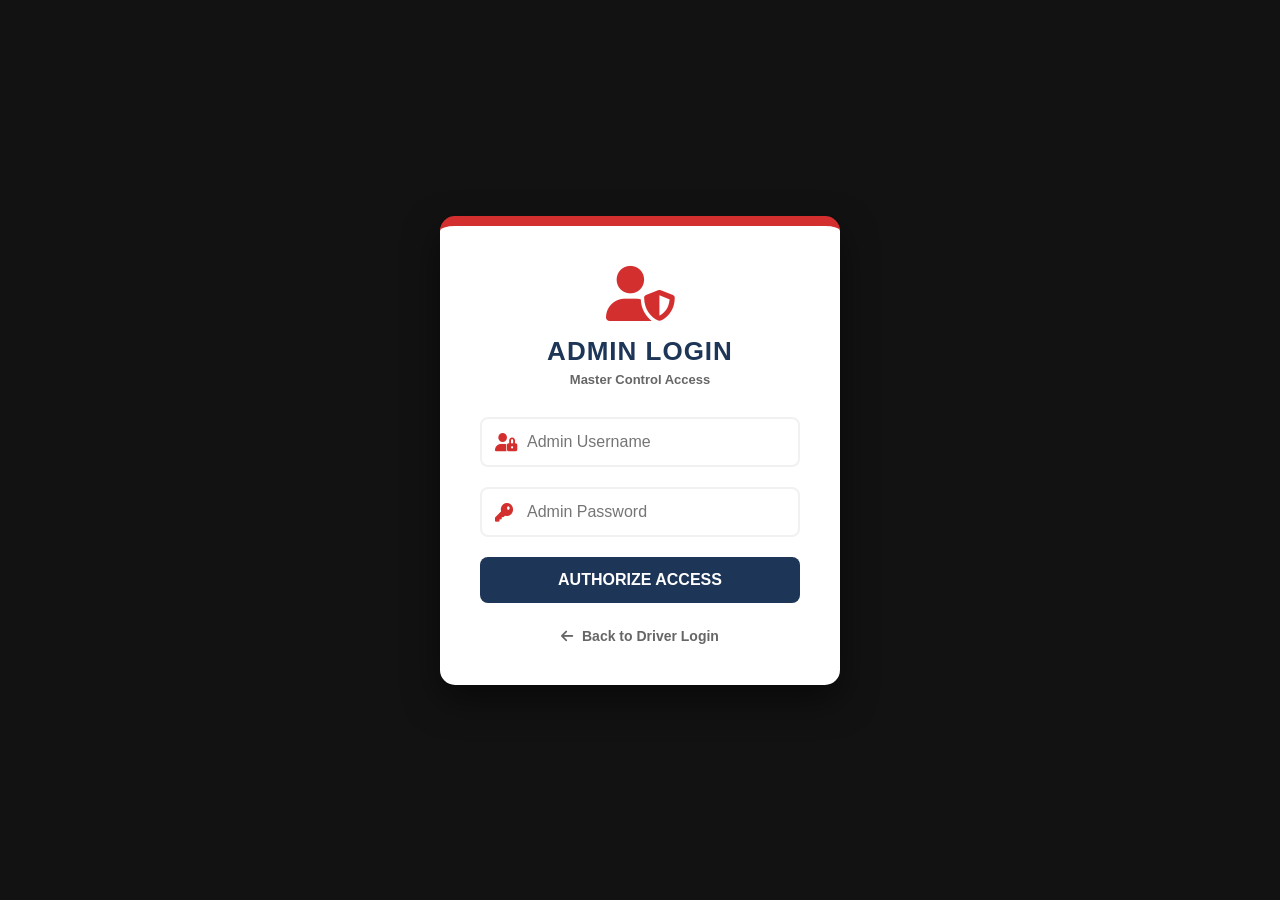
<file: templates/admin_login.html>
<!DOCTYPE html>
<html lang="en">
<head>
    <meta charset="UTF-8">
    <meta name="viewport" content="width=device-width, initial-scale=1.0">
    <title>RescueLink - Admin Login</title>
    <link rel="stylesheet" href="https://cdnjs.cloudflare.com/ajax/libs/font-awesome/6.0.0/css/all.min.css">
    <style>
        /* Prevents elements from leaking out of the frame */
        * { 
            margin: 0; 
            padding: 0; 
            box-sizing: border-box; 
            font-family: 'Segoe UI', sans-serif; 
        }

        body { 
            background: #121212; 
            display: flex; 
            justify-content: center; 
            align-items: center; 
            height: 100vh; 
            padding: 20px;
        }

        .card { 
            background: #fff; 
            padding: 40px; 
            border-radius: 15px; 
            width: 100%;
            max-width: 400px; 
            text-align: center; 
            border-top: 10px solid #d32f2f; 
            box-shadow: 0 15px 35px rgba(0,0,0,0.5);
        }

        .header i {
            font-size: 55px;
            color: #d32f2f;
            margin-bottom: 15px;
        }

        h2 { 
            color: #1d3557; 
            margin-bottom: 5px; 
            font-size: 26px; 
            text-transform: uppercase;
            letter-spacing: 1px;
        }

        p { 
            color: #666; 
            font-size: 13px; 
            margin-bottom: 30px; 
            font-weight: bold;
        }

        .input-group { 
            margin-bottom: 20px; 
            position: relative; 
            width: 100%; 
        }

        .input-group i { 
            position: absolute; 
            left: 15px; 
            top: 16px; 
            color: #d32f2f; 
            font-size: 18px;
        }

        .input-group input { 
            width: 100%; 
            padding: 14px 15px 14px 45px; 
            border: 2px solid #f1f1f1; 
            border-radius: 8px; 
            outline: none; 
            font-size: 16px;
            transition: 0.3s;
        }

        .input-group input:focus {
            border-color: #d32f2f;
            background: #fffafa;
        }

        .login-btn { 
            width: 100%; 
            padding: 14px; 
            background: #1d3557; /* Admin uses Dark Blue for distinction */
            color: #fff; 
            border: none; 
            border-radius: 8px; 
            cursor: pointer; 
            font-weight: bold; 
            text-transform: uppercase;
            font-size: 16px;
            transition: 0.3s;
        }

        .login-btn:hover {
            background: #0d1b2a;
            box-shadow: 0 5px 15px rgba(29, 53, 87, 0.3);
        }

        .back-link { 
            display: inline-block;
            margin-top: 25px; 
            color: #666; 
            text-decoration: none; 
            font-size: 14px;
            font-weight: 600;
        }

        .back-link:hover { color: #d32f2f; }
        
        .back-link i { margin-right: 5px; }
    </style>
</head>
<body>

    <div class="card">
        <div class="header">
            <i class="fas fa-user-shield"></i>
            <h2>Admin Login</h2>
            <p>Master Control Access</p>
        </div>

        <form action="/login" method="POST">
            <div class="input-group">
                <i class="fas fa-user-lock"></i>
                <input type="text" name="username" placeholder="Admin Username" required>
            </div>
            
            <div class="input-group">
                <i class="fas fa-key"></i>
                <input type="password" name="password" placeholder="Admin Password" required>
            </div>
            
            <button type="submit" class="login-btn">Authorize Access</button>
        </form>

        <a href="/" class="back-link">
            <i class="fas fa-arrow-left"></i> Back to Driver Login
        </a>
    </div>

</body>
</html>
</file>
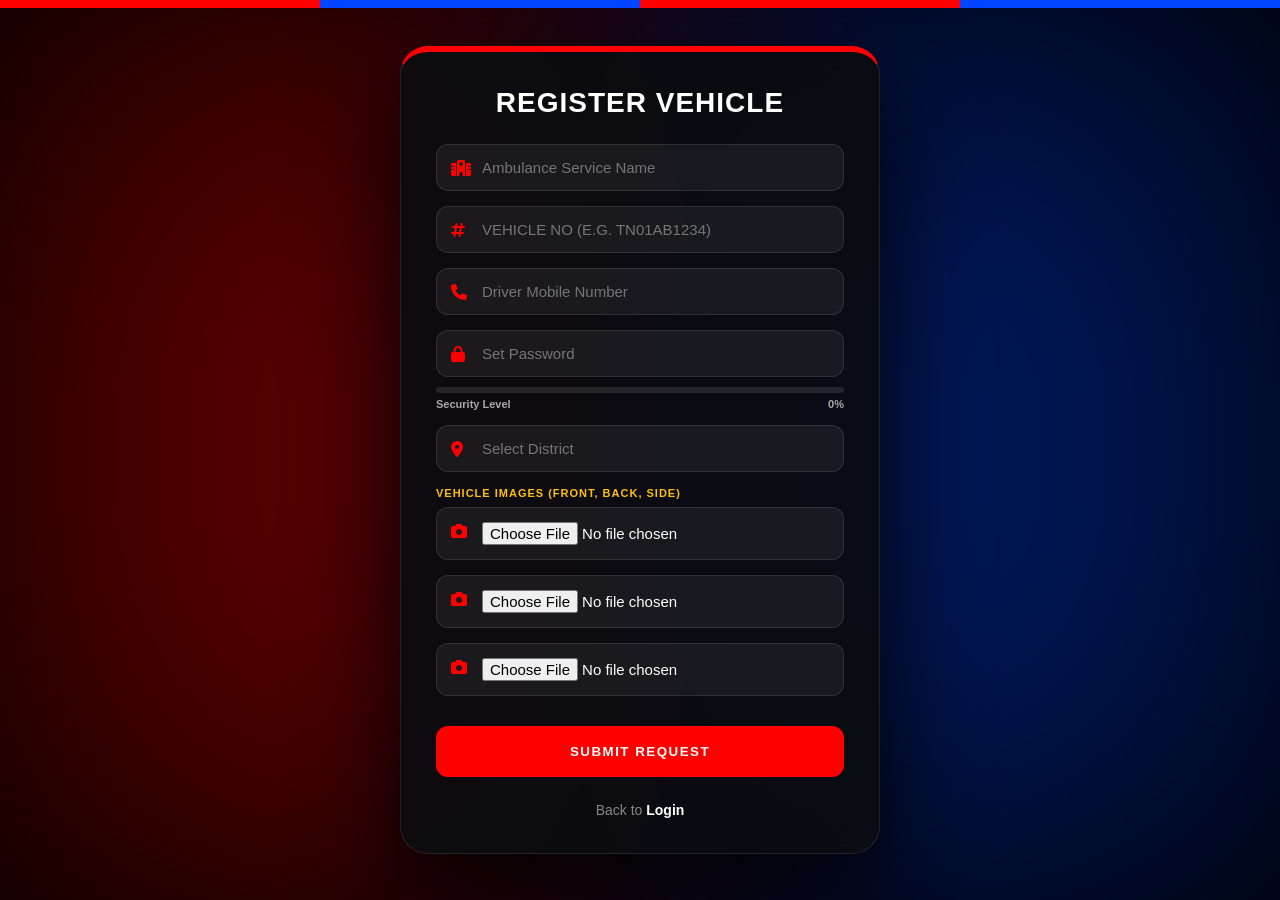
<file: templates/register.html>
<!DOCTYPE html>
<html lang="en">
<head>
    <meta charset="UTF-8">
    <meta name="viewport" content="width=device-width, initial-scale=1.0">
    <title>RescueLink | Register Vehicle</title>
    <link rel="stylesheet" href="https://cdnjs.cloudflare.com/ajax/libs/font-awesome/6.0.0/css/all.min.css">
    <style>
        :root { --danger: #ff0000; --blue: #0044ff; --gold: #ffc107; --white: #ffffff; }
        * { margin: 0; padding: 0; box-sizing: border-box; font-family: 'Segoe UI', sans-serif; }

        body { 
            background: #000; 
            display: flex; 
            justify-content: center; 
            align-items: center; 
            min-height: 100vh; 
            padding: 40px 20px;
            overflow-x: hidden;
            position: relative;
        }

        /* --- ✅ HOSPITAL BILLING SECTION BACKGROUND --- */
        .bg-main {
            position: fixed;
            top: 0; left: 0;
            width: 100%; height: 100%;
            background: url('https://images.unsplash.com/photo-1516549655169-df83a0774514?q=80&w=2000&auto=format&fit=crop') center/cover no-repeat;
            opacity: 0.75;
            z-index: -2;
            filter: brightness(0.6) contrast(1.2);
        }

        .shuttle-overlay {
            position: fixed; top: 0; left: 0; width: 100%; height: 100%;
            background: radial-gradient(circle, transparent 20%, rgba(0,0,0,0.85) 100%);
            z-index: -1;
        }

        /* --- ✅ TOP SIREN FLASH BAR (MAINTAINED) --- */
        .top-siren-bar {
            position: fixed; top: 0; left: 0; width: 100%; height: 8px;
            display: flex; z-index: 100;
        }
        .seg { flex: 1; height: 100%; }
        .seg-red { background: var(--danger); animation: lightFlash 0.5s infinite; }
        .seg-blue { background: var(--blue); animation: lightFlash 0.5s infinite; animation-delay: 0.25s; }

        @keyframes lightFlash { 0%, 100% { opacity: 0.2; } 50% { opacity: 1; box-shadow: 0 0 20px currentColor; } }

        /* --- ✅ SIDE SIREN GLOWS (MAINTAINED) --- */
        .siren-glow { position: fixed; top: 0; width: 50vw; height: 100vh; filter: blur(150px); z-index: -1; opacity: 0.35; }
        .siren-red-glow { left: 0; background: var(--danger); animation: blinkSiren 0.8s infinite alternate; }
        .siren-blue-glow { right: 0; background: var(--blue); animation: blinkSiren 0.8s infinite alternate-reverse; }

        @keyframes blinkSiren { 0% { opacity: 0.1; } 100% { opacity: 0.6; } }

        /* --- CARD DESIGN --- */
        .card { 
            background: rgba(10, 12, 16, 0.92); 
            padding: 35px; border-radius: 28px; 
            width: 100%; max-width: 480px; 
            text-align: center; border: 1px solid rgba(255,255,255,0.1);
            border-top: 6px solid var(--danger);
            backdrop-filter: blur(25px);
            box-shadow: 0 40px 100px rgba(0,0,0,0.9);
            animation: slideUp 0.7s ease-out;
        }

        h2 { color: #fff; font-size: 28px; letter-spacing: 1px; text-transform: uppercase; margin-bottom: 25px; }
        
        .input-group { margin-bottom: 15px; position: relative; width: 100%; }
        .input-group i { position: absolute; left: 15px; top: 16px; color: var(--danger); z-index: 1; font-size: 16px; }
        .input-group input { 
            width: 100%; padding: 14px 15px 14px 45px; 
            background: rgba(255,255,255,0.06); border: 1px solid rgba(255,255,255,0.1);
            border-radius: 12px; color: #fff; outline: none; transition: 0.3s;
            display: block; font-size: 15px;
        }
        .input-group input:focus { border-color: var(--danger); background: rgba(255,255,255,0.1); }

        .strength-container { margin: -5px 0 15px; text-align: left; }
        .progress-bg { background: rgba(255,255,255,0.1); height: 6px; border-radius: 3px; overflow: hidden; margin-bottom: 5px; }
        .progress-bar { height: 100%; width: 0%; transition: 0.4s; }
        .strength-text { font-size: 11px; font-weight: bold; color: #aaa; display: flex; justify-content: space-between; }

        .file-label { display: block; text-align: left; font-size: 11px; color: var(--gold); font-weight: bold; margin: 15px 0 8px; letter-spacing: 1px; text-transform: uppercase; }
        
        .reg-btn { 
            width: 100%; padding: 18px; background: var(--danger); color: #fff; 
            border: none; border-radius: 12px; font-weight: 900; 
            text-transform: uppercase; cursor: pointer; transition: 0.3s;
            letter-spacing: 1.5px; margin-top: 15px;
        }
        .reg-btn:hover { transform: translateY(-3px); box-shadow: 0 10px 30px rgba(255,0,0,0.4); }

        .footer { margin-top: 25px; font-size: 14px; color: #888; }
        .footer a { color: #fff; text-decoration: none; font-weight: bold; }
    </style>
</head>
<body>

    <div class="bg-main"></div>
    <div class="shuttle-overlay"></div>

    <div class="top-siren-bar">
        <div class="seg seg-red"></div><div class="seg seg-blue"></div>
        <div class="seg seg-red"></div><div class="seg seg-blue"></div>
    </div>
    <div class="siren-glow siren-red-glow"></div>
    <div class="siren-glow siren-blue-glow"></div>

    <div class="card">
        <h2>Register Vehicle</h2>
        <form action="/register" method="POST" enctype="multipart/form-data">
            <div class="input-group">
                <i class="fas fa-hospital"></i>
                <input type="text" name="ambulance_name" placeholder="Ambulance Service Name" required>
            </div>
            
            <div class="input-group">
                <i class="fas fa-hashtag"></i>
                <input type="text" name="ambulance_no" placeholder="Vehicle No (e.g. TN01AB1234)" style="text-transform: uppercase;" pattern="^TN.*" required>
            </div>

            <div class="input-group">
                <i class="fas fa-phone"></i>
                <input type="tel" name="driver_mobile" placeholder="Driver Mobile Number" required>
            </div>
            
            <div class="input-group">
                <i class="fas fa-lock"></i>
                <input type="password" id="password" name="password" placeholder="Set Password" oninput="checkStrength()" required>
            </div>

            <div class="strength-container">
                <div class="progress-bg"><div id="bar" class="progress-bar"></div></div>
                <div class="strength-text"><span id="status">Security Level</span><span id="percent">0%</span></div>
            </div>

            <div class="input-group">
                <i class="fas fa-map-marker-alt"></i>
                <input list="districts" name="district" placeholder="Select District" required>
                <datalist id="districts">
                    <option value="Chennai"><option value="Coimbatore"><option value="Madurai">
                </datalist>
            </div>

            <label class="file-label">VEHICLE IMAGES (FRONT, BACK, SIDE)</label>
            <div class="input-group"><i class="fas fa-camera"></i><input type="file" name="img_front" accept="image/*" required></div>
            <div class="input-group"><i class="fas fa-camera"></i><input type="file" name="img_back" accept="image/*" required></div>
            <div class="input-group"><i class="fas fa-camera"></i><input type="file" name="img_side" accept="image/*" required></div>

            <button type="submit" class="reg-btn">Submit Request</button>
        </form>
        <div class="footer">Back to <a href="/">Login</a></div>
    </div>

    <script>
        function checkStrength() {
            let pass = document.getElementById('password').value;
            let bar = document.getElementById('bar');
            let status = document.getElementById('status');
            let percentText = document.getElementById('percent');
            let strength = 0;

            if (pass.length >= 8) strength += 25;
            if (pass.match(/[A-Z]/)) strength += 25;
            if (pass.match(/[0-9]/)) strength += 25;
            if (pass.match(/[!@#$%^&*()]/)) strength += 25;

            bar.style.width = strength + "%";
            percentText.innerText = strength + "%";

            if (strength <= 25) { bar.style.backgroundColor = "#ff4d4d"; status.innerText = "Weak"; }
            else if (strength <= 75) { bar.style.backgroundColor = "#ff9800"; status.innerText = "Medium"; }
            else { bar.style.backgroundColor = "#4caf50"; status.innerText = "Strong"; }
        }
    </script>
</body>
</html>
</file>
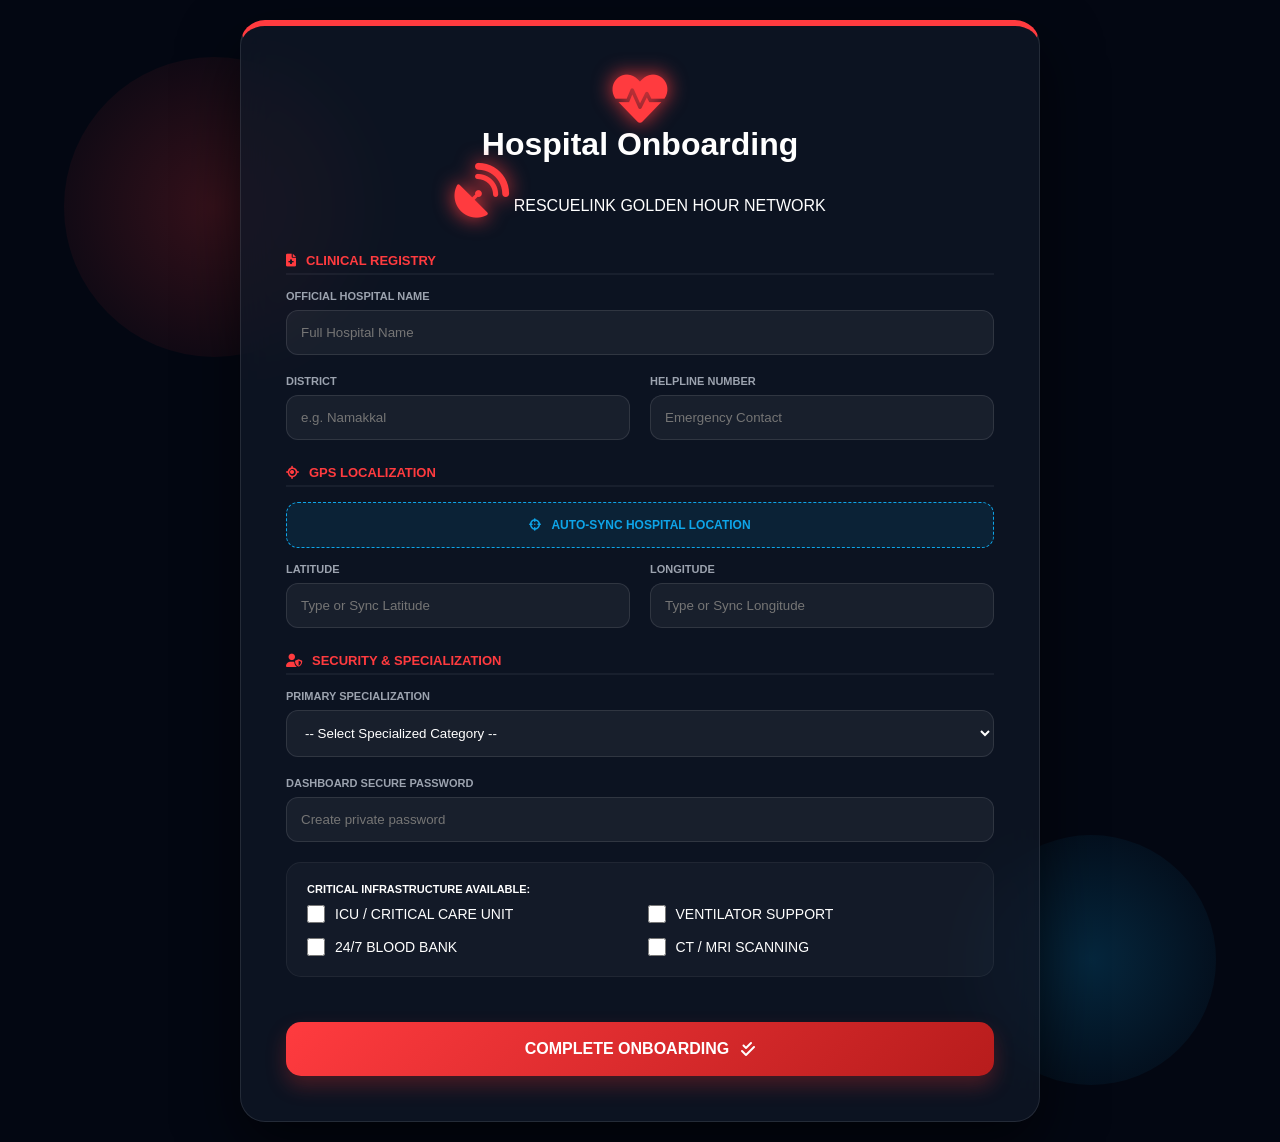
<file: templates/register_hospital.html>
<!DOCTYPE html>
<html lang="en">
<head>
    <meta charset="UTF-8">
    <meta name="viewport" content="width=device-width, initial-scale=1.0">
    <title>Hospital Onboarding | RescueLink Golden Hour</title>
    <link rel="stylesheet" href="https://cdnjs.cloudflare.com/ajax/libs/font-awesome/6.0.0/css/all.min.css">
    <style>
        :root {
            --medical-red: #ff3b3f;
            --rescue-blue: #0ea5e9;
            --dark-bg: #030712;
            --glass-bg: rgba(17, 24, 39, 0.75);
            --white: #ffffff;
            --text-grey: #9ca3af;
        }

        * { margin: 0; padding: 0; box-sizing: border-box; font-family: 'Poppins', sans-serif; }

        body {
            background-color: var(--dark-bg);
            color: var(--white);
            display: flex;
            justify-content: center;
            align-items: center;
            min-height: 100vh;
            padding: 20px;
            overflow-x: hidden;
            position: relative;
        }

        /* Animated Particles */
        body::before, body::after {
            content: ''; position: absolute; border-radius: 50%; opacity: 0.2; z-index: -1;
        }
        body::before {
            width: 300px; height: 300px; background: radial-gradient(circle, var(--medical-red), transparent);
            top: 5%; left: 5%; animation: move 10s infinite alternate;
        }
        body::after {
            width: 250px; height: 250px; background: radial-gradient(circle, var(--rescue-blue), transparent);
            bottom: 5%; right: 5%; animation: move 8s infinite alternate-reverse;
        }
        @keyframes move { 100% { transform: translate(60px, 60px); } }

        .container {
            width: 100%; max-width: 800px;
            background-color: var(--glass-bg);
            backdrop-filter: blur(18px);
            border: 1px solid rgba(255, 255, 255, 0.1);
            border-radius: 25px; padding: 45px;
            box-shadow: 0 25px 60px rgba(0,0,0,0.6);
            border-top: 6px solid var(--medical-red);
            animation: slide-up 0.7s ease-out;
        }

        @keyframes slide-up { 0% { transform: translateY(40px); opacity: 0; } 100% { transform: translateY(0); opacity: 1; } }

        .header { text-align: center; margin-bottom: 35px; }
        .header i {
            font-size: 55px; color: var(--medical-red);
            filter: drop-shadow(0 0 10px var(--medical-red));
            animation: pulse-heart 1.5s infinite;
        }
        @keyframes pulse-heart { 0%, 100% { transform: scale(1); } 50% { transform: scale(1.1); } }

        .section-title {
            font-size: 13px; color: var(--medical-red); font-weight: 800;
            text-transform: uppercase; margin: 25px 0 15px;
            border-bottom: 2px solid rgba(255,255,255,0.05);
            padding-bottom: 5px; display: flex; align-items: center; gap: 10px;
        }

        .form-grid { display: grid; grid-template-columns: 1fr 1fr; gap: 20px; }
        .full-width { grid-column: 1 / -1; }

        label { display: block; font-size: 11px; text-transform: uppercase; margin-bottom: 8px; color: var(--text-grey); font-weight: bold; }

        input, select {
            width: 100%; padding: 14px; background: rgba(255, 255, 255, 0.05);
            border: 1px solid rgba(255, 255, 255, 0.1); border-radius: 12px;
            color: white; outline: none; transition: 0.3s;
        }
        input:focus { border-color: var(--rescue-blue); background: rgba(255, 255, 255, 0.1); }

        /* GPS SYNC BUTTON */
        .gps-btn {
            background: rgba(14, 165, 233, 0.1);
            border: 1px dashed var(--rescue-blue);
            color: var(--rescue-blue);
            padding: 15px; border-radius: 12px;
            cursor: pointer; width: 100%;
            font-weight: 800; font-size: 12px;
            display: flex; justify-content: center; align-items: center; gap: 10px;
            transition: 0.3s; margin-bottom: 15px;
            text-transform: uppercase;
        }
        .gps-btn:hover { background: var(--rescue-blue); color: white; }

        /* FACILITIES CHECKBOX STYLE */
        .checkbox-container {
            grid-column: 1 / -1; background: rgba(255, 255, 255, 0.03);
            padding: 20px; border-radius: 15px; border: 1px solid rgba(255, 255, 255, 0.05);
        }
        .checkbox-grid { display: grid; grid-template-columns: repeat(2, 1fr); gap: 15px; margin-top: 10px; }
        .check-item { display: flex; align-items: center; font-size: 14px; gap: 10px; color: var(--white); cursor: pointer; transition: 0.3s; }
        .check-item:hover { color: var(--rescue-blue); }
        .check-item input { width: 18px; height: 18px; accent-color: var(--medical-red); cursor: pointer; }

        .btn-submit {
            grid-column: 1 / -1; background: linear-gradient(135deg, var(--medical-red), #b71c1c);
            color: white; padding: 18px; border: none; border-radius: 15px;
            font-size: 16px; font-weight: 900; text-transform: uppercase;
            cursor: pointer; margin-top: 25px; transition: 0.4s;
            box-shadow: 0 10px 20px rgba(211, 47, 47, 0.3);
            display: flex; justify-content: center; align-items: center; gap: 12px;
        }
        .btn-submit:hover { transform: translateY(-3px); box-shadow: 0 15px 30px rgba(211, 47, 47, 0.5); }

        select option { background-color: #111827; color: white; }
    </style>
</head>
<body>

<div class="container">
    <div class="header">
        <i class="fas fa-heartbeat"></i>
        <h1>Hospital Onboarding</h1>
        <p><i class="fas fa-satellite-dish"></i> RESCUELINK GOLDEN HOUR NETWORK</p>
    </div>

    <form action="/save_hospital" method="POST">
        <div class="section-title"><i class="fas fa-file-medical"></i> Clinical Registry</div>
        <div class="form-grid">
            <div class="input-group full-width">
                <label>Official Hospital Name</label>
                <input type="text" name="hospital_name" placeholder="Full Hospital Name" required>
            </div>
            <div class="input-group">
                <label>District</label>
                <input type="text" name="district" placeholder="e.g. Namakkal" required>
            </div>
            <div class="input-group">
                <label>Helpline Number</label>
                <input type="tel" name="phone" placeholder="Emergency Contact" required>
            </div>
        </div>

        <div class="section-title"><i class="fas fa-location-crosshairs"></i> GPS Localization</div>
        <button type="button" class="gps-btn" onclick="getLocation()">
            <i class="fas fa-crosshairs"></i> AUTO-SYNC HOSPITAL LOCATION
        </button>
        <div class="form-grid">
            <div class="input-group">
                <label>Latitude</label>
                <input type="text" id="lat" name="latitude" required placeholder="Type or Sync Latitude">
            </div>
            <div class="input-group">
                <label>Longitude</label>
                <input type="text" id="lng" name="longitude" required placeholder="Type or Sync Longitude">
            </div>
        </div>

        <div class="section-title"><i class="fas fa-user-shield"></i> Security & Specialization</div>
        <div class="form-grid">
            <div class="input-group full-width">
                <label>Primary Specialization</label>
                <select name="type" required>
                    <option value="" disabled selected>-- Select Specialized Category --</option>
                    <option value="Multi-Specialty">Multi-Specialty</option>
                    <option value="Trauma Center">Trauma & Accident Care</option>
                    <option value="Cardiac Center">Cardiac Critical Care</option>
                    <option value="Maternity">Maternity & Pediatric</option>
                </select>
            </div>
            <div class="input-group full-width">
                <label>Dashboard Secure Password</label>
                <input type="password" name="password" placeholder="Create private password" required>
            </div>

            <div class="checkbox-container">
                <label style="color:white; margin-bottom:10px;">Critical Infrastructure Available:</label>
                <div class="checkbox-grid">
                    <div class="check-item"><input type="checkbox" name="icu"> ICU / CRITICAL CARE UNIT</div>
                    <div class="check-item"><input type="checkbox" name="vent"> VENTILATOR SUPPORT</div>
                    <div class="check-item"><input type="checkbox" name="blood"> 24/7 BLOOD BANK</div>
                    <div class="check-item"><input type="checkbox" name="ct"> CT / MRI SCANNING</div>
                </div>
            </div>

            <button type="submit" class="btn-submit">
                COMPLETE ONBOARDING <i class="fas fa-check-double"></i>
            </button>
        </div>
    </form>
</div>

<script>
    function getLocation() {
        const btn = document.querySelector('.gps-btn');
        if (navigator.geolocation) {
            btn.innerHTML = '<i class="fas fa-spinner fa-spin"></i> SYNCING GPS DATA...';
            navigator.geolocation.getCurrentPosition(
                (pos) => {
                    document.getElementById("lat").value = pos.coords.latitude.toFixed(6);
                    document.getElementById("lng").value = pos.coords.longitude.toFixed(6);
                    btn.innerHTML = '<i class="fas fa-check-circle"></i> LOCATION SYNCED SUCCESSFULLY';
                    btn.style.borderColor = "#4ade80";
                    btn.style.color = "#4ade80";
                },
                (err) => {
                    btn.innerHTML = '<i class="fas fa-exclamation-triangle"></i> ACCESS DENIED';
                    alert("Please allow location access to auto-fill coordinates.");
                }
            );
        }
    }
</script>

</body>
</html>
</file>
